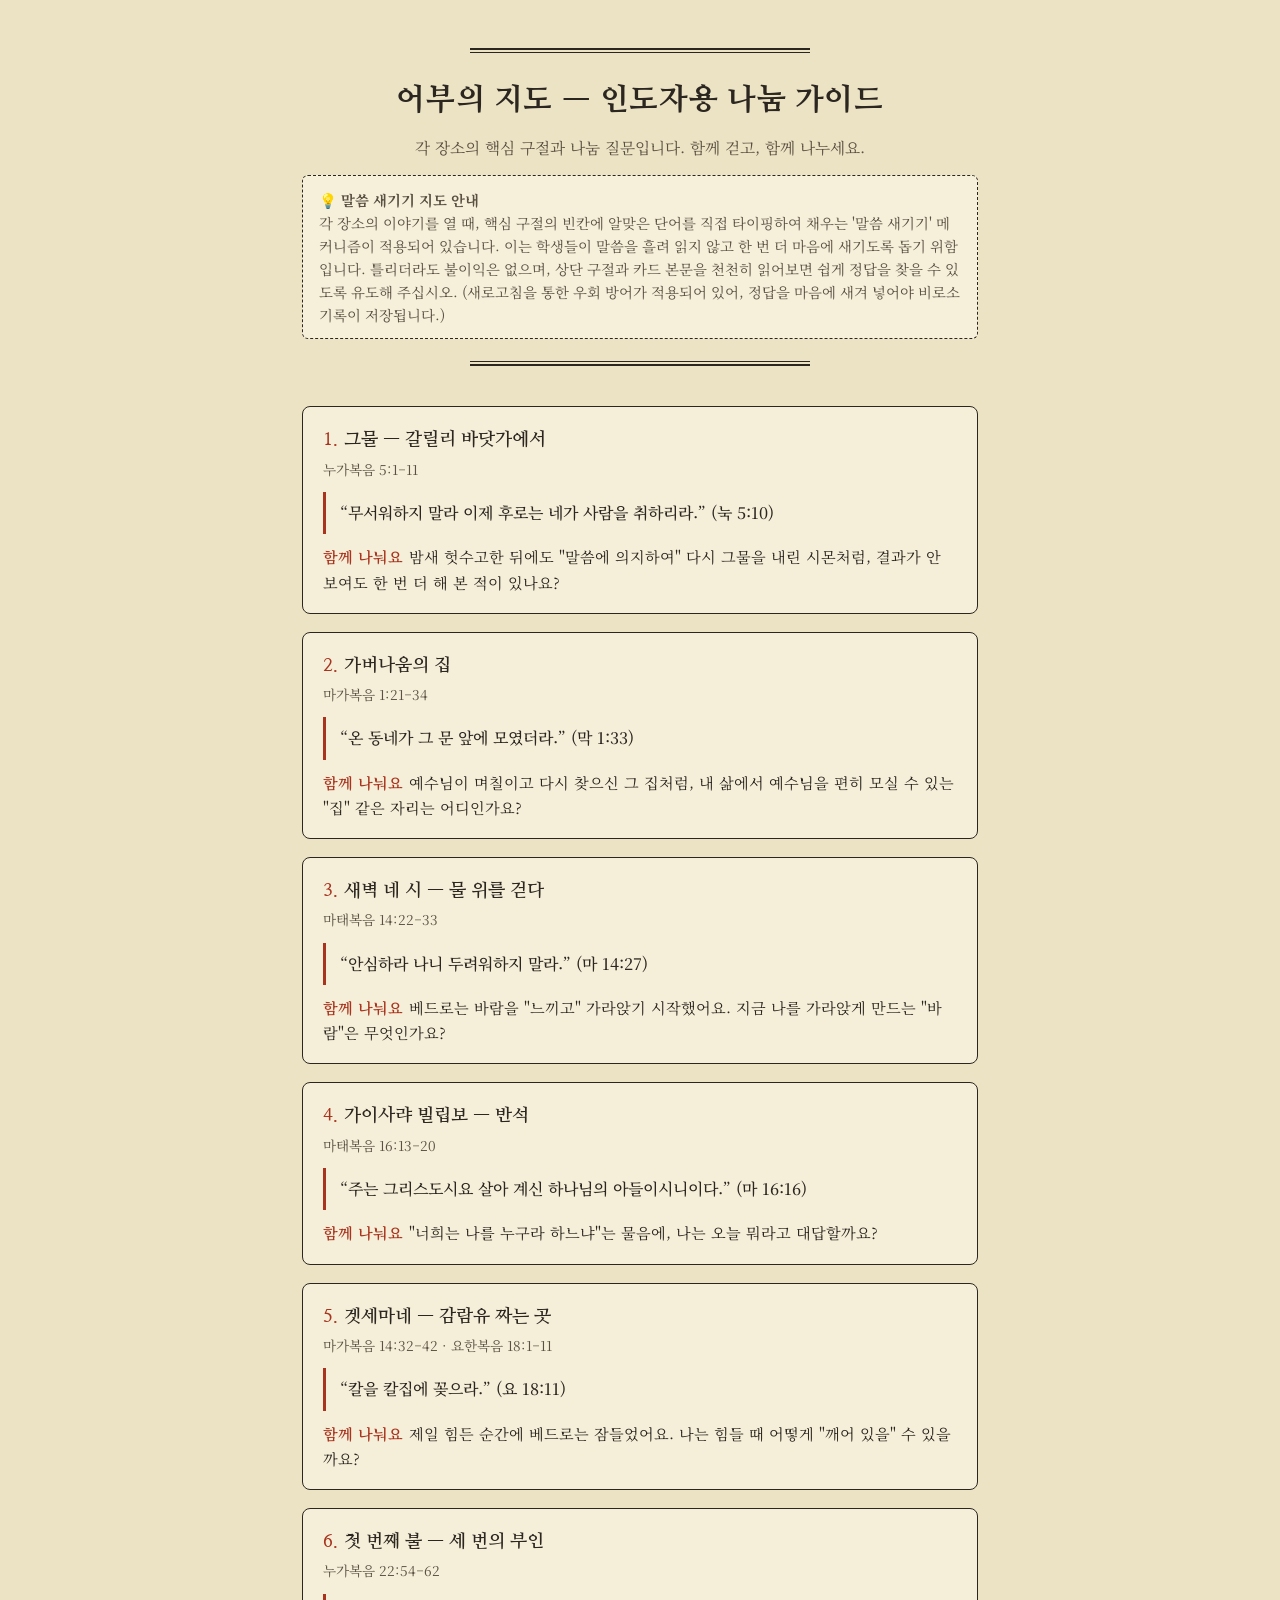
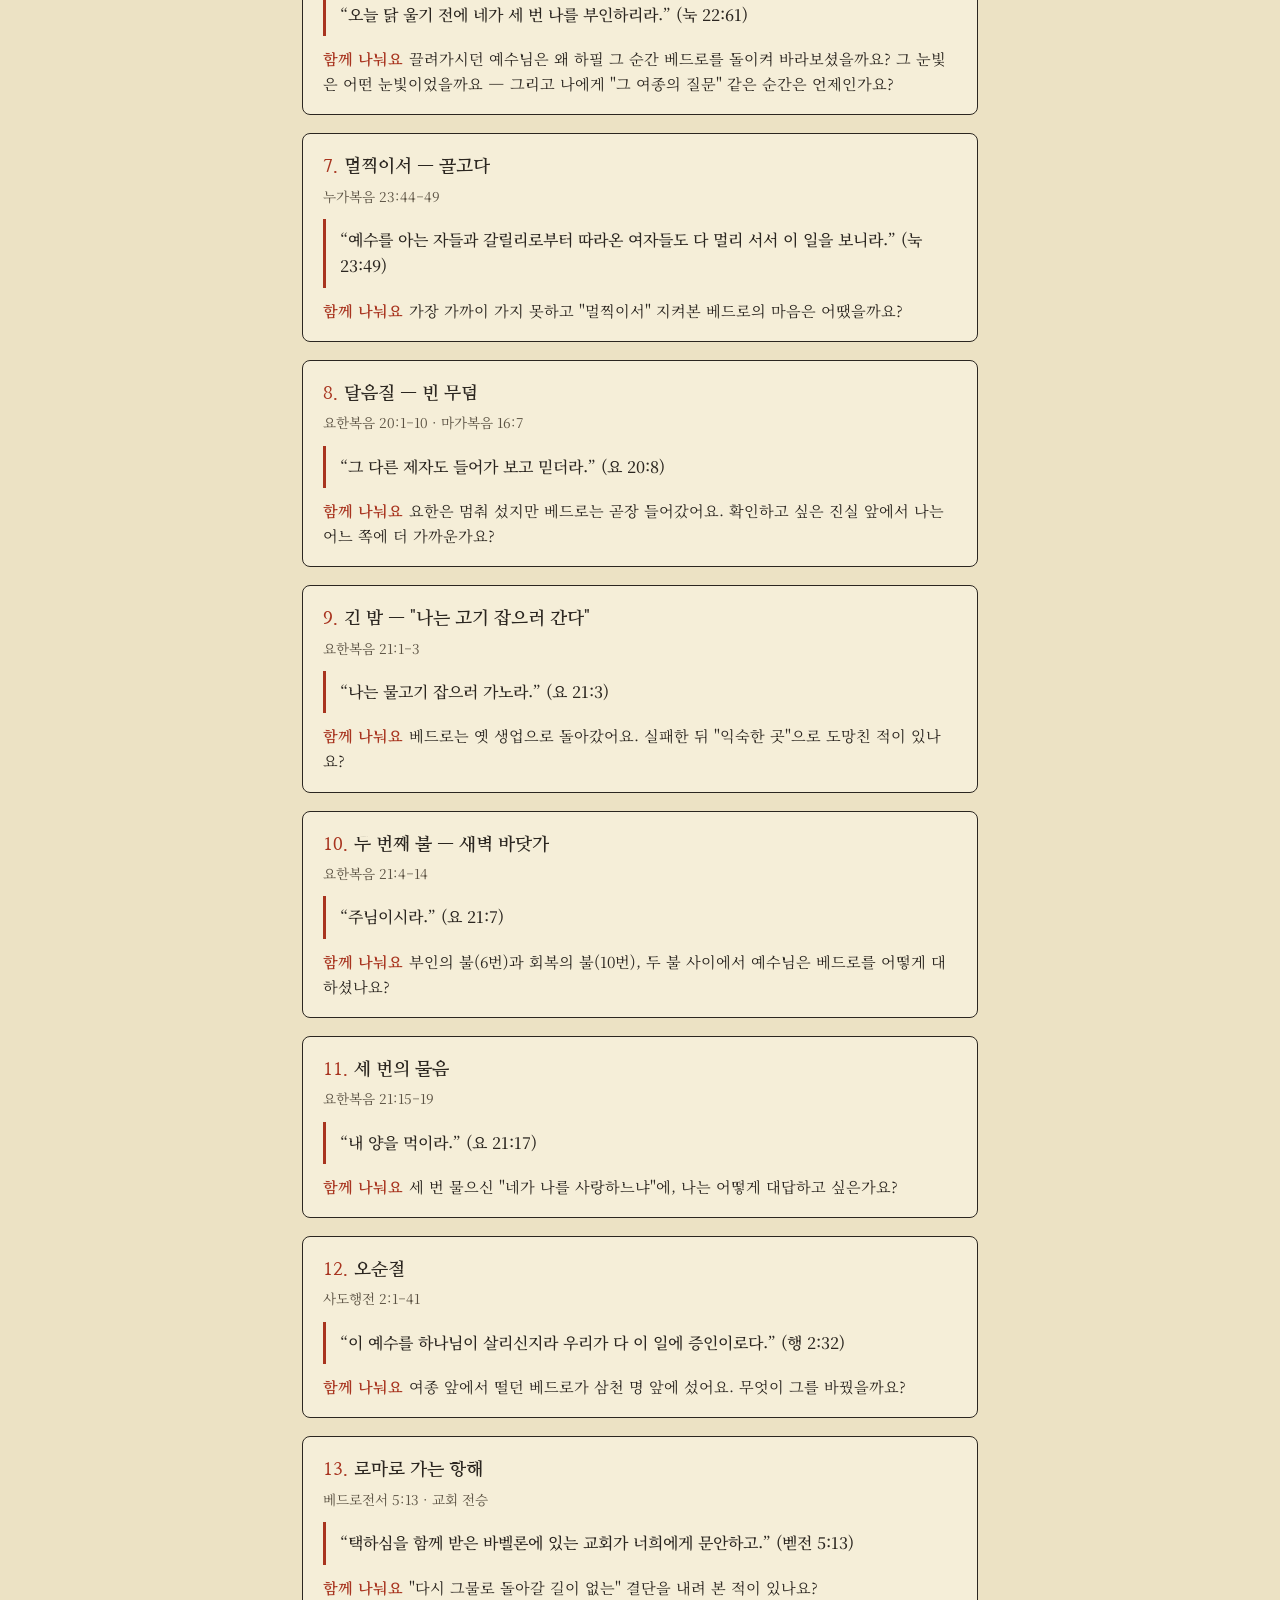
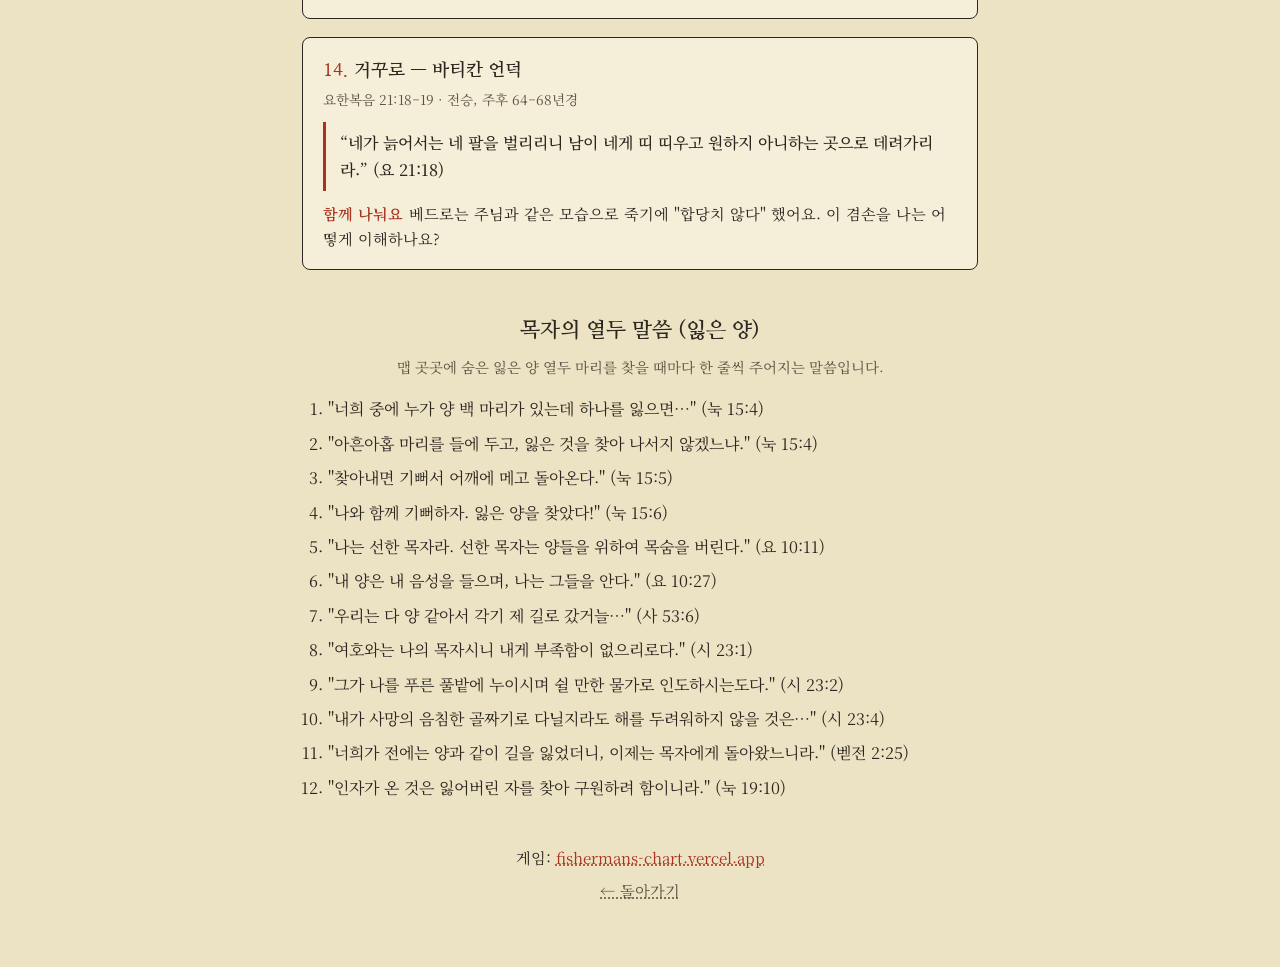
<file: guide.html>
<!DOCTYPE html>
<html lang="ko">
<head>
  <meta charset="UTF-8" />
  <meta name="viewport" content="width=device-width, initial-scale=1.0" />
  <title>어부의 지도 — 인도자용 나눔 가이드</title>
  <meta name="description" content="어부의 지도 열네 장소의 핵심 구절과 나눔 질문 — 인도자(교사)용 인쇄 가이드." />
  <link rel="icon" href="data:image/svg+xml,<svg xmlns=%22http://www.w3.org/2000/svg%22 viewBox=%220 0 100 100%22><text y=%22.9em%22 font-size=%2290%22>🐟</text></svg>" />
  <link rel="preconnect" href="https://fonts.googleapis.com" />
  <link rel="preconnect" href="https://fonts.gstatic.com" crossorigin />
  <link href="https://fonts.googleapis.com/css2?family=Nanum+Myeongjo:wght@400;700;800&family=Noto+Serif+KR:wght@400;500;600;700&display=swap" rel="stylesheet" />
  <style>
    :root {
      --parchment: #ece2c4;
      --ink: #2b2620;
      --ink-soft: #5a5142;
      --red: #a8341f;
    }
    * { margin: 0; padding: 0; box-sizing: border-box; }
    body {
      background: var(--parchment);
      color: var(--ink);
      font-family: 'Noto Serif KR', 'Nanum Myeongjo', Georgia, serif;
      line-height: 1.65;
    }
    main {
      max-width: 720px;
      margin: 0 auto;
      padding: 48px 22px 64px;
    }
    header { text-align: center; margin-bottom: 40px; }
    .rule { border-top: 2px solid var(--ink); border-bottom: 1px solid var(--ink); height: 5px; margin: 0 auto 22px; max-width: 340px; }
    .rule.flip { border-top-width: 1px; border-bottom-width: 2px; margin: 22px auto 0; }
    h1 {
      font-family: 'Nanum Myeongjo', serif;
      font-weight: 800;
      font-size: 1.9rem;
      letter-spacing: 0.02em;
    }
    header p.lead { margin-top: 10px; color: var(--ink-soft); font-size: 0.98rem; }
    .card {
      border: 1.5px solid var(--ink);
      border-radius: 8px;
      padding: 18px 20px;
      margin-bottom: 18px;
      background: rgba(255, 252, 240, 0.45);
      break-inside: avoid;
    }
    .card h2 {
      font-family: 'Nanum Myeongjo', serif;
      font-weight: 700;
      font-size: 1.15rem;
    }
    .card h2 .num { color: var(--red); margin-right: 6px; }
    .card .dates { color: var(--ink-soft); font-size: 0.85rem; margin-top: 2px; }
    .card .verse {
      margin: 12px 0 10px;
      padding: 8px 14px;
      border-left: 3px solid var(--red);
      font-weight: 500;
    }
    .card .q b { color: var(--red); font-weight: 600; margin-right: 6px; }
    .card .q { font-size: 0.95rem; }
    section.appendix { margin-top: 44px; break-before: page; }
    section.appendix h2 {
      font-family: 'Nanum Myeongjo', serif;
      font-weight: 700;
      font-size: 1.3rem;
      text-align: center;
      margin-bottom: 6px;
    }
    section.appendix p.note { text-align: center; color: var(--ink-soft); font-size: 0.9rem; margin-bottom: 18px; }
    section.appendix ol { padding-left: 26px; }
    section.appendix li { margin-bottom: 8px; break-inside: avoid; }
    footer { margin-top: 44px; text-align: center; font-size: 0.95rem; }
    footer a { color: var(--red); text-decoration: underline dotted; }
    footer .back { display: inline-block; margin-top: 8px; color: var(--ink-soft); }
    @media print {
      body { background: #fff; }
      main { padding: 0; max-width: none; }
      .card { background: none; }
      footer .back { display: none; }
    }
  </style>
</head>
<body>
  <main>
    <header>
      <div class="rule"></div>
      <h1>어부의 지도 — 인도자용 나눔 가이드</h1>
      <p class="lead">각 장소의 핵심 구절과 나눔 질문입니다. 함께 걷고, 함께 나누세요.</p>
      <p class="guide-note" style="margin-top: 14px; text-align: left; font-size: 0.9rem; color: var(--ink-soft); background: rgba(255, 252, 240, 0.5); padding: 12px 16px; border: 1px dashed var(--ink); border-radius: 6px; font-family: 'Noto Serif KR', serif; line-height: 1.6;">
        💡 <b>말씀 새기기 지도 안내</b><br/>
        각 장소의 이야기를 열 때, 핵심 구절의 빈칸에 알맞은 단어를 직접 타이핑하여 채우는 '말씀 새기기' 메커니즘이 적용되어 있습니다. 이는 학생들이 말씀을 흘려 읽지 않고 한 번 더 마음에 새기도록 돕기 위함입니다. 틀리더라도 불이익은 없으며, 상단 구절과 카드 본문을 천천히 읽어보면 쉽게 정답을 찾을 수 있도록 유도해 주십시오. (새로고침을 통한 우회 방어가 적용되어 있어, 정답을 마음에 새겨 넣어야 비로소 기록이 저장됩니다.)
      </p>
      <div class="rule flip"></div>
    </header>

    <section id="sites"><!-- SITES 카드가 여기에 렌더된다 --></section>

    <section class="appendix">
      <h2>목자의 열두 말씀 (잃은 양)</h2>
      <p class="note">맵 곳곳에 숨은 잃은 양 열두 마리를 찾을 때마다 한 줄씩 주어지는 말씀입니다.</p>
      <!-- 아래 12줄은 js/main.js의 LOST_SHEEP_LINES와 동일 내용 (정적 복사) -->
      <ol>
        <li>"너희 중에 누가 양 백 마리가 있는데 하나를 잃으면…" (눅 15:4)</li>
        <li>"아흔아홉 마리를 들에 두고, 잃은 것을 찾아 나서지 않겠느냐." (눅 15:4)</li>
        <li>"찾아내면 기뻐서 어깨에 메고 돌아온다." (눅 15:5)</li>
        <li>"나와 함께 기뻐하자. 잃은 양을 찾았다!" (눅 15:6)</li>
        <li>"나는 선한 목자라. 선한 목자는 양들을 위하여 목숨을 버린다." (요 10:11)</li>
        <li>"내 양은 내 음성을 들으며, 나는 그들을 안다." (요 10:27)</li>
        <li>"우리는 다 양 같아서 각기 제 길로 갔거늘…" (사 53:6)</li>
        <li>"여호와는 나의 목자시니 내게 부족함이 없으리로다." (시 23:1)</li>
        <li>"그가 나를 푸른 풀밭에 누이시며 쉴 만한 물가로 인도하시는도다." (시 23:2)</li>
        <li>"내가 사망의 음침한 골짜기로 다닐지라도 해를 두려워하지 않을 것은…" (시 23:4)</li>
        <li>"너희가 전에는 양과 같이 길을 잃었더니, 이제는 목자에게 돌아왔느니라." (벧전 2:25)</li>
        <li>"인자가 온 것은 잃어버린 자를 찾아 구원하려 함이니라." (눅 19:10)</li>
      </ol>
    </section>

    <footer>
      <div>게임: <a href="https://fishermans-chart.vercel.app">fishermans-chart.vercel.app</a></div>
      <a class="back" href="./index.html">&larr; 돌아가기</a>
    </footer>
  </main>

  <script type="module">
    import { SITES } from './js/sites.js';
    const norm = (s) => s.replace(/\s+/g, ' ').trim();
    const wrap = document.getElementById('sites');
    for (const site of SITES) {
      const card = document.createElement('article');
      card.className = 'card';

      const h2 = document.createElement('h2');
      const num = document.createElement('span');
      num.className = 'num';
      num.textContent = site.num + '.';
      h2.append(num, site.title);

      const dates = document.createElement('p');
      dates.className = 'dates';
      dates.textContent = site.dates;

      const verse = document.createElement('p');
      verse.className = 'verse';
      verse.textContent = site.verse;

      const q = document.createElement('p');
      q.className = 'q';
      const label = document.createElement('b');
      label.textContent = '함께 나눠요';
      q.append(label, norm(site.question));

      card.append(h2, dates, verse, q);
      wrap.append(card);
    }
  </script>
</body>
</html>
</file>
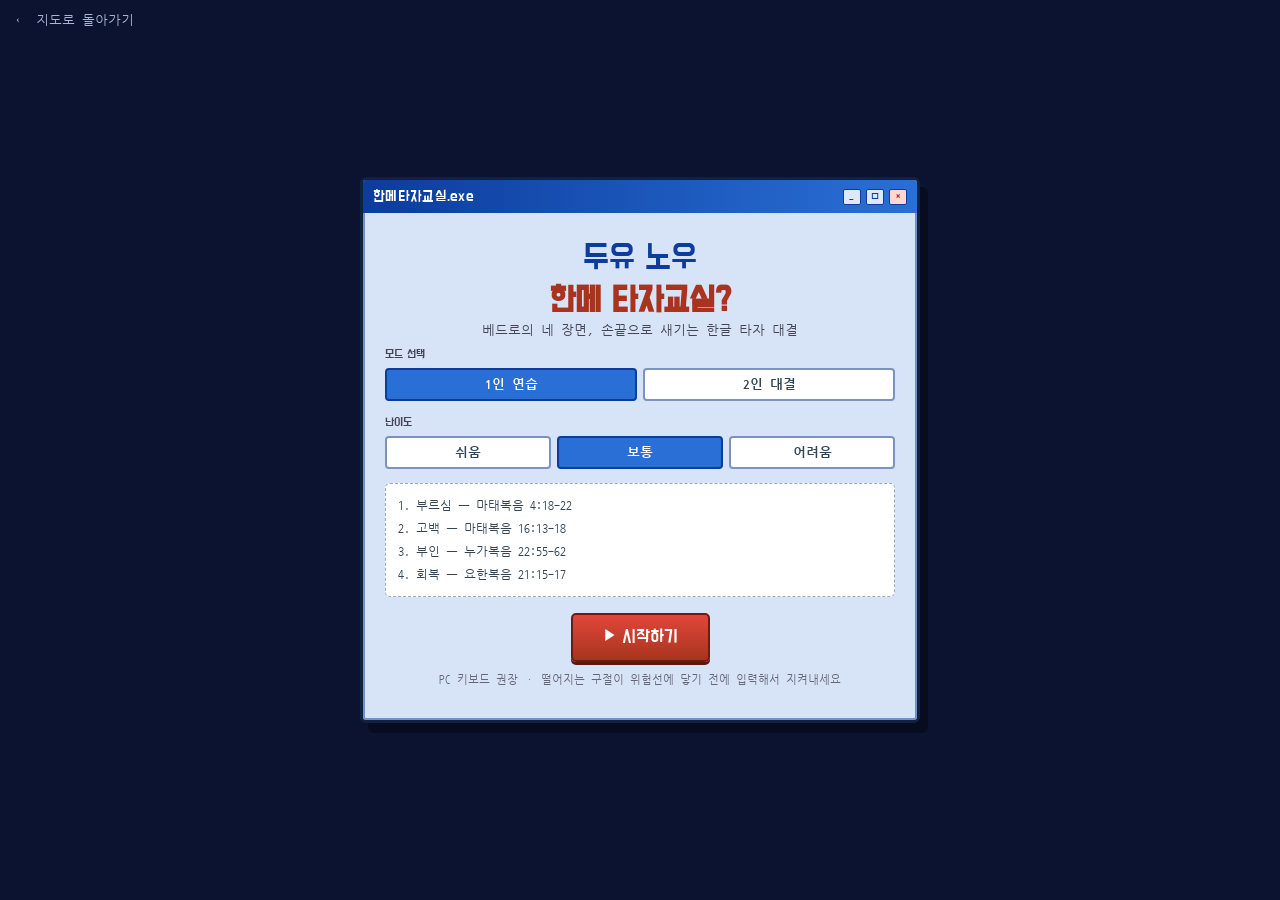
<file: typing-game.html>
<!DOCTYPE html>
<html lang="ko">
<head>
<meta charset="UTF-8" />
<meta name="viewport" content="width=device-width, initial-scale=1.0, maximum-scale=1.0, user-scalable=no" />
<title>두유 노우 한메 타자교실? — 베드로 네 장면 타자 대결</title>
<meta name="description" content="마태복음 4장·16장, 누가복음 22장, 요한복음 21장 — 베드로의 네 장면을 떨어지는 구절 타자로 새기는 대결 게임." />
<link rel="icon" href="data:image/svg+xml,<svg xmlns=%22http://www.w3.org/2000/svg%22 viewBox=%220 0 100 100%22><text y=%22.9em%22 font-size=%2290%22>⌨️</text></svg>" />
<link rel="preconnect" href="https://fonts.googleapis.com" />
<link rel="preconnect" href="https://fonts.gstatic.com" crossorigin />
<link href="https://fonts.googleapis.com/css2?family=Do+Hyeon&family=Nanum+Gothic+Coding:wght@400;700&display=swap" rel="stylesheet" />
<style>
  :root {
    --red: #a8341f;
    --red-bright: #e0473a;
    --gold: #b8902e;
    --gold-bright: #ffcf4d;
    --win-blue-1: #2a6fd6;
    --win-blue-2: #0c3c9c;
    --win-face: #d7e3f7;
    --ink: #182238;
  }
  * { box-sizing: border-box; }
  html, body {
    margin: 0; padding: 0; height: 100%; overflow: hidden;
    background: #0b1330; color: var(--ink);
    font-family: 'Nanum Gothic Coding', monospace;
    -webkit-text-size-adjust: 100%;
    user-select: none;
  }
  h1, h2, .display-font { font-family: 'Do Hyeon', sans-serif; font-weight: 400; }

  #app { position: fixed; inset: 0; }

  .screen {
    position: absolute; inset: 0; display: none;
    align-items: center; justify-content: center;
    flex-direction: column;
  }
  .screen.active { display: flex; }

  /* ---------- retro window chrome ---------- */
  .win98 {
    width: min(94vw, 560px);
    max-height: 92vh;
    background: var(--win-face);
    border: 3px solid #12213f;
    border-radius: 6px;
    box-shadow: 0 0 0 2px #6f92c9 inset, 8px 10px 0 rgba(0,0,0,0.35);
    display: flex; flex-direction: column;
    overflow: hidden;
  }
  .win-titlebar {
    background: linear-gradient(90deg, var(--win-blue-2), var(--win-blue-1));
    color: #fff; font-family: 'Do Hyeon', sans-serif;
    font-size: 15px; letter-spacing: 0.02em;
    padding: 7px 10px; display: flex; align-items: center; justify-content: space-between;
  }
  .win-btns { display: flex; gap: 5px; }
  .win-btns span {
    width: 18px; height: 16px; background: #dfe8fb; color: #0c3c9c;
    border: 1px solid #0c3c9c; border-radius: 2px;
    display: inline-flex; align-items: center; justify-content: center;
    font-size: 11px; line-height: 1;
  }
  .win-btns .x { background: #ffd7d2; color: var(--red); }
  .win-body {
    padding: 20px 22px 24px;
    overflow-y: auto;
    text-align: center;
  }
  .win-body.center { display: flex; flex-direction: column; align-items: center; gap: 14px; }

  /* ---------- title screen ---------- */
  .back-link {
    position: absolute; top: 14px; left: 16px; z-index: 5;
    color: #cfe0ff; text-decoration: none; font-size: 13px;
    opacity: 0.8;
  }
  .back-link:hover { opacity: 1; }

  #scr-title h1 {
    font-size: clamp(24px, 5.4vw, 34px);
    line-height: 1.25; margin: 4px 0 2px; color: var(--win-blue-2);
  }
  #scr-title h1 b { color: var(--red); }
  .tag { font-size: 13px; color: #445; margin: 0 0 10px; }
  .best-record {
    font-size: 12px; color: var(--gold); background: #fff7e0;
    border: 1px solid var(--gold); border-radius: 4px;
    padding: 5px 8px; margin: 0 0 14px; display: inline-block;
  }
  .best-record:empty { display: none; }
  .opt-group { margin-bottom: 14px; text-align: left; }
  .opt-label { font-size: 12px; color: #445; margin: 0 0 6px; font-family: 'Do Hyeon', sans-serif; }
  .opt-row { display: flex; gap: 6px; justify-content: center; }
  .opt-btn {
    flex: 1; font-family: 'Nanum Gothic Coding', monospace; font-weight: 700;
    font-size: 13px; padding: 8px 6px; border-radius: 4px;
    border: 2px solid #7c93bd; background: #fff; color: #345; cursor: pointer;
  }
  .opt-btn.active { background: var(--win-blue-1); color: #fff; border-color: var(--win-blue-2); }

  .stage-preview {
    list-style: none; margin: 0 0 16px; padding: 10px 12px;
    background: #fff; border: 1px dashed #9ab; border-radius: 5px;
    font-size: 12px; line-height: 1.9; color: #345; text-align: left;
  }

  .start-btn {
    font-family: 'Do Hyeon', sans-serif; font-size: 18px;
    padding: 11px 30px; border-radius: 5px; cursor: pointer;
    background: linear-gradient(180deg, var(--red-bright), var(--red));
    color: #fff; border: 2px solid #6f1c0f;
    box-shadow: 0 3px 0 #5c1810;
  }
  .start-btn:active { transform: translateY(2px); box-shadow: 0 1px 0 #5c1810; }
  .hint-line { font-size: 11px; color: #667; margin-top: 12px; }

  .pnum { font-family: 'Do Hyeon', sans-serif; font-size: 26px; color: var(--win-blue-2); margin: 0; }

  /* ---------- stage intro ---------- */
  .stage-tag { font-size: 12px; color: var(--gold); font-family: 'Do Hyeon', sans-serif; margin: 0; }
  #si-title { margin: 2px 0 0; color: var(--win-blue-2); }
  .verse-ref { font-size: 12px; color: #667; margin: 0 0 4px; }
  .verse-box {
    font-size: 13px; line-height: 2; text-align: left; color: #223;
    background: #fff; border: 1px solid #9ab; border-radius: 5px;
    padding: 12px 14px; max-height: 30vh; overflow-y: auto;
  }
  .verse-box sup { color: var(--red); font-weight: 700; margin-right: 1px; }
  .verse-box.done { background: #fff8e8; border-color: var(--gold); }
  .countdown {
    font-family: 'Do Hyeon', sans-serif; font-size: 44px; color: var(--red);
    margin-top: 4px;
  }

  /* ---------- gameplay ---------- */
  #scr-game { padding: 0; }
  #game-bg { position: absolute; inset: 0; z-index: 0; transition: background 0.4s; }
  .bg-0 { background: linear-gradient(#a9d8f2 0%, #d9ecdc 60%, #e9f3c9 100%); }
  .bg-1 { background: linear-gradient(#7fa0c4 0%, #9db2b7 55%, #c7cfae 100%); }
  .bg-2 { background: radial-gradient(circle at 50% 105%, #6a3418 0%, #201233 38%, #0a0f28 100%); }
  .bg-3 { background: linear-gradient(#f6c79a 0%, #fbdcb3 45%, #fef2da 100%); }

  #hud {
    position: relative; z-index: 2; display: flex; align-items: center; justify-content: space-between;
    padding: 8px 12px; font-size: 13px; color: #fff;
    background: rgba(10, 16, 40, 0.55);
  }
  .hud-left, .hud-right { display: flex; gap: 10px; align-items: center; }
  #hud-lives { font-size: 16px; letter-spacing: 3px; color: var(--red-bright); }
  #hud-combo { color: var(--gold-bright); font-weight: 700; }

  #fall-field { position: relative; z-index: 1; flex: 1; overflow: hidden; width: 100%; }
  #scr-game.active { display: flex; flex-direction: column; align-items: stretch; justify-content: flex-start; }

  #danger-line {
    position: absolute; left: 0; right: 0; bottom: 66px;
    border-top: 2px dashed rgba(224, 71, 58, 0.75); z-index: 1;
  }
  #danger-line::after {
    content: '위험선'; position: absolute; right: 6px; top: -16px;
    font-size: 10px; color: rgba(224, 71, 58, 0.85);
  }

  .phrase {
    position: absolute; top: 0; left: 50%; max-width: min(88vw, 480px);
    transform: translate(-50%, -40px);
    background: rgba(255, 255, 255, 0.92);
    border: 2px solid #223a5e; border-radius: 6px;
    padding: 6px 12px; font-size: clamp(13px, 2.6vw, 17px);
    font-weight: 700; text-align: center; white-space: normal;
    box-shadow: 2px 3px 0 rgba(0,0,0,0.25);
    pointer-events: none;
  }
  .phrase .matched { color: var(--red-bright); }
  .phrase .rest { color: #223a5e; }
  .phrase.cleared { opacity: 0; transform: translate(-50%, -60px) scale(1.15); transition: all 0.25s ease-out; }
  .phrase.missed { opacity: 0; transition: opacity 0.2s; }

  .popup {
    position: absolute; z-index: 3; font-family: 'Do Hyeon', sans-serif;
    color: var(--gold-bright); font-size: 15px; pointer-events: none;
    text-shadow: 1px 1px 2px rgba(0,0,0,0.6);
    animation: popup-float 0.7s ease-out forwards;
  }
  @keyframes popup-float { from { opacity: 1; transform: translateY(0); } to { opacity: 0; transform: translateY(-30px); } }

  .shake { animation: shake-anim 0.28s; }
  @keyframes shake-anim {
    0%, 100% { transform: translateX(0); }
    20% { transform: translateX(-8px); }
    40% { transform: translateX(7px); }
    60% { transform: translateX(-5px); }
    80% { transform: translateX(4px); }
  }

  #typing-bar {
    position: relative; z-index: 2; display: flex; align-items: center; gap: 8px;
    padding: 10px 12px; background: rgba(10, 16, 40, 0.85);
  }
  #typing-caret { color: var(--gold-bright); font-size: 18px; font-weight: 700; }
  #typing-input {
    flex: 1; font-family: 'Nanum Gothic Coding', monospace; font-size: 17px;
    padding: 8px 10px; border-radius: 4px; border: 2px solid #7c93bd;
    background: #fff; color: #182238; outline: none;
  }
  #typing-input.mistype { border-color: var(--red-bright); background: #ffe9e6; }

  #pause-overlay {
    position: absolute; inset: 0; z-index: 5; display: flex;
    align-items: center; justify-content: center; background: rgba(5, 8, 20, 0.72);
  }
  #pause-overlay.hidden { display: none; }

  /* ---------- stage result / final ---------- */
  #sr-headline, #final-headline { color: var(--win-blue-2); margin: 0; }
  .stat-grid {
    display: grid; grid-template-columns: repeat(4, 1fr); gap: 8px; width: 100%;
    margin: 4px 0 6px;
  }
  .stat-grid > div {
    background: #fff; border: 1px solid #9ab; border-radius: 5px; padding: 8px 4px;
  }
  .stat-num { display: block; font-family: 'Do Hyeon', sans-serif; font-size: 19px; color: var(--red); }
  .stat-lbl { display: block; font-size: 10px; color: #667; margin-top: 2px; }

  #final-table { width: 100%; font-size: 12px; }
  #final-table table { width: 100%; border-collapse: collapse; }
  #final-table th, #final-table td { border: 1px solid #9ab; padding: 6px 4px; text-align: center; }
  #final-table th { background: var(--win-blue-1); color: #fff; font-family: 'Do Hyeon', sans-serif; font-weight: 400; }
  #final-table td.win { background: #fff3c4; font-weight: 700; color: var(--red); }
  #final-record-note { font-size: 12px; color: var(--gold); margin: 8px 0; }
  .final-btn-row { display: flex; gap: 10px; margin-top: 6px; }

  .hidden { display: none !important; }

  @media (max-width: 420px) {
    .win-body { padding: 16px 14px 18px; }
    .stage-preview { font-size: 11px; }
  }
</style>
</head>
<body>
<div id="app">

  <!-- title -->
  <section id="scr-title" class="screen active">
    <a class="back-link" href="./index.html">&larr; 지도로 돌아가기</a>
    <div class="win98">
      <div class="win-titlebar"><span>한메타자교실.exe</span><div class="win-btns"><span>_</span><span>&#9633;</span><span class="x">&times;</span></div></div>
      <div class="win-body">
        <h1>두유 노우<br /><b>한메 타자교실?</b></h1>
        <p class="tag">베드로의 네 장면, 손끝으로 새기는 한글 타자 대결</p>
        <div class="best-record" id="best-record"></div>

        <div class="opt-group">
          <p class="opt-label">모드 선택</p>
          <div class="opt-row" id="mode-row">
            <button data-mode="solo" class="opt-btn active">1인 연습</button>
            <button data-mode="duo" class="opt-btn">2인 대결</button>
          </div>
        </div>
        <div class="opt-group">
          <p class="opt-label">난이도</p>
          <div class="opt-row" id="diff-row">
            <button data-diff="easy" class="opt-btn">쉬움</button>
            <button data-diff="normal" class="opt-btn active">보통</button>
            <button data-diff="hard" class="opt-btn">어려움</button>
          </div>
        </div>

        <ol class="stage-preview">
          <li>1. 부르심 — 마태복음 4:18-22</li>
          <li>2. 고백 — 마태복음 16:13-18</li>
          <li>3. 부인 — 누가복음 22:55-62</li>
          <li>4. 회복 — 요한복음 21:15-17</li>
        </ol>

        <button id="btn-start" class="start-btn">▶ 시작하기</button>
        <p class="hint-line">PC 키보드 권장 · 떨어지는 구절이 위험선에 닿기 전에 입력해서 지켜내세요</p>
      </div>
    </div>
  </section>

  <!-- player ready (duo) -->
  <section id="scr-playerready" class="screen">
    <div class="win98"><div class="win-body center">
      <p class="pnum" id="pready-num">PLAYER 1</p>
      <p>키보드 앞에 앉으세요. 준비되면 시작!</p>
      <button id="btn-pready-go" class="start-btn">▶ 시작</button>
    </div></div>
  </section>

  <!-- stage intro -->
  <section id="scr-stageintro" class="screen">
    <div class="win98"><div class="win-body center">
      <p class="stage-tag" id="si-tag">STAGE 1 / 4</p>
      <h2 id="si-title"></h2>
      <p class="verse-ref" id="si-ref"></p>
      <div class="verse-box" id="si-verse"></div>
      <div class="countdown" id="si-count">3</div>
    </div></div>
  </section>

  <!-- gameplay -->
  <section id="scr-game" class="screen">
    <div id="game-bg" class="bg-0"></div>
    <div id="hud">
      <div class="hud-left">
        <span id="hud-stage-lbl">1/4 부르심</span>
        <span id="hud-player-lbl" class="hidden"></span>
      </div>
      <div id="hud-lives">♥♥♥</div>
      <div class="hud-right">
        <span>점수 <b id="hud-score">0</b></span>
        <span id="hud-combo" class="hidden">콤보 &times;0</span>
      </div>
    </div>
    <div id="fall-field">
      <div id="danger-line"></div>
    </div>
    <div id="typing-bar">
      <span id="typing-caret">&gt;</span>
      <input id="typing-input" type="text" placeholder="여기에 입력하세요" autocomplete="off" autocorrect="off" autocapitalize="off" spellcheck="false" />
    </div>
    <div id="pause-overlay" class="hidden">
      <div class="win98"><div class="win-body center">
        <h2>잠시 멈춤</h2>
        <p style="font-size:12px;color:#667;margin:0;">Esc 키로 다시 열 수 있어요</p>
        <button id="btn-resume" class="start-btn">계속하기</button>
      </div></div>
    </div>
  </section>

  <!-- stage result -->
  <section id="scr-stageresult" class="screen">
    <div class="win98"><div class="win-body center">
      <h2 id="sr-headline"></h2>
      <div class="verse-box done" id="sr-verse"></div>
      <div class="stat-grid">
        <div><span class="stat-num" id="sr-score">0</span><span class="stat-lbl">점수</span></div>
        <div><span class="stat-num" id="sr-cpm">0</span><span class="stat-lbl">타/분</span></div>
        <div><span class="stat-num" id="sr-complete">0%</span><span class="stat-lbl">완료율</span></div>
        <div><span class="stat-num" id="sr-combo">0</span><span class="stat-lbl">최대 콤보</span></div>
      </div>
      <button id="btn-next-stage" class="start-btn">다음 장면 ▶</button>
    </div></div>
  </section>

  <!-- final -->
  <section id="scr-final" class="screen">
    <div class="win98"><div class="win-body center">
      <h2 id="final-headline">완주!</h2>
      <div id="final-table"></div>
      <div id="final-record-note"></div>
      <div class="final-btn-row">
        <button id="btn-restart" class="start-btn">처음으로</button>
      </div>
    </div></div>
  </section>

</div>

<script>
(function () {
  'use strict';

  // ---------------------------------------------------------------
  // 본문: 개역개정 — 마 4:18-22 / 마 16:13-18 / 눅 22:55-62 / 요 21:15-17
  // ---------------------------------------------------------------
  var STAGES = [
    {
      title: '부르심 — 나를 따라오라',
      ref: '마태복음 4:18-22',
      verse: [
        [18, '갈릴리 해변에 다니시다가 두 형제 곧 베드로라 하는 시몬과 그의 형제 안드레가 바다에 그물 던지는 것을 보시니 그들은 어부라'],
        [19, '말씀하시되 나를 따라오라 내가 너희를 사람을 낚는 어부가 되게 하리라 하시니'],
        [20, '그들이 곧 그물을 버려두고 예수를 따르니라'],
        [21, '거기서 더 가시다가 다른 두 형제 곧 세베대의 아들 야고보와 그의 형제 요한이 그의 아버지 세베대와 함께 배에서 그물 깁는 것을 보시고 부르시니'],
        [22, '그들이 곧 배와 아버지를 버려두고 예수를 따르니라']
      ],
      lines: [
        '갈릴리 해변에 다니시다가',
        '두 형제 곧 베드로라 하는 시몬과',
        '그의 형제 안드레가',
        '바다에 그물 던지는 것을 보시니',
        '그들은 어부라',
        '나를 따라오라',
        '내가 너희를 사람을 낚는',
        '어부가 되게 하리라',
        '그들이 곧 그물을 버려두고',
        '예수를 따르니라',
        '세베대의 아들 야고보와',
        '그의 형제 요한이',
        '그물 깁는 것을 보시고 부르시니',
        '그들이 곧 배와 아버지를 버려두고',
        '예수를 따르니라'
      ]
    },
    {
      title: '고백 — 이 반석 위에',
      ref: '마태복음 16:13-18',
      verse: [
        [13, '예수께서 빌립보 가이사랴 지방에 이르러 제자들에게 물어 이르시되 사람들이 인자를 누구라 하느냐'],
        [14, '이르되 더러는 세례 요한, 더러는 엘리야, 어떤 이는 예레미야나 선지자 중의 하나라 하나이다'],
        [15, '이르시되 너희는 나를 누구라 하느냐'],
        [16, '시몬 베드로가 대답하여 이르되 주는 그리스도시요 살아 계신 하나님의 아들이시니이다'],
        [17, '예수께서 대답하여 이르시되 바요나 시몬아 네가 복이 있도다 이를 네게 알게 한 이는 혈육이 아니요 하늘에 계신 내 아버지시니라'],
        [18, '또 내가 네게 이르노니 너는 베드로라 내가 이 반석 위에 내 교회를 세우리니 음부의 권세가 이기지 못하리라']
      ],
      lines: [
        '예수께서 빌립보 가이사랴 지방에 이르러',
        '제자들에게 물어 이르시되',
        '사람들이 인자를 누구라 하느냐',
        '더러는 세례 요한,',
        '더러는 엘리야,',
        '어떤 이는 예레미야나 선지자 중의 하나라',
        '이르시되 너희는 나를 누구라 하느냐',
        '시몬 베드로가 대답하여 이르되',
        '주는 그리스도시요',
        '살아 계신 하나님의 아들이시니이다',
        '바요나 시몬아 네가 복이 있도다',
        '이를 네게 알게 한 이는 혈육이 아니요',
        '하늘에 계신 내 아버지시니라',
        '너는 베드로라',
        '내가 이 반석 위에 내 교회를 세우리니',
        '음부의 권세가 이기지 못하리라'
      ]
    },
    {
      title: '부인 — 닭 울기 전에',
      ref: '누가복음 22:55-62',
      verse: [
        [55, '사람들이 뜰 가운데 불을 피우고 함께 앉았는지라 베드로도 그 가운데 앉았더니'],
        [56, '한 여종이 베드로가 불빛을 향하여 앉은 것을 보고 주목하여 이르되 이 사람도 그와 함께 있었느니라 하니'],
        [57, '베드로가 부인하여 이르되 여자여 나는 그를 알지 못하노라 하더라'],
        [58, '조금 후에 다른 사람이 보고 이르되 너도 그 도당이라 하거늘 베드로가 이르되 이 사람아 나는 아니로라 하더라'],
        [59, '한 시간쯤 있다가 또 한 사람이 장담하여 이르되 이는 갈릴리 사람이니 참으로 그와 함께 있었느니라 하니'],
        [60, '베드로가 이르되 이 사람아 나는 네가 말하는 것이 무엇인지 알지 못하노라 하니 미처 말을 마치기 전에 닭이 곧 울더라'],
        [61, '주께서 돌이켜 베드로를 보시니 베드로가 주의 말씀 곧 오늘 닭 울기 전에 네가 세 번 나를 부인하리라 하심이 생각나서'],
        [62, '밖에 나가서 심히 통곡하니라']
      ],
      lines: [
        '사람들이 뜰 가운데 불을 피우고',
        '함께 앉았는지라',
        '베드로도 그 가운데 앉았더니',
        '한 여종이 베드로가 불빛을 향하여',
        '앉은 것을 보고 주목하여 이르되',
        '이 사람도 그와 함께 있었느니라',
        '베드로가 부인하여 이르되',
        '여자여 나는 그를 알지 못하노라',
        '너도 그 도당이라',
        '이 사람아 나는 아니로라',
        '이는 갈릴리 사람이니',
        '참으로 그와 함께 있었느니라',
        '나는 네가 말하는 것이',
        '무엇인지 알지 못하노라',
        '미처 말을 마치기 전에',
        '닭이 곧 울더라',
        '주께서 돌이켜 베드로를 보시니',
        '오늘 닭 울기 전에',
        '네가 세 번 나를 부인하리라',
        '밖에 나가서 심히 통곡하니라'
      ]
    },
    {
      title: '회복 — 내 양을 먹이라',
      ref: '요한복음 21:15-17',
      verse: [
        [15, '그들이 조반 먹은 후에 예수께서 시몬 베드로에게 이르시되 요한의 아들 시몬아 네가 이 사람들보다 나를 더 사랑하느냐 하시니 이르되 주님 그러하나이다 내가 주님을 사랑하는 줄 주님께서 아시나이다 이르시되 내 어린 양을 먹이라 하시고'],
        [16, '또 두 번째 이르시되 요한의 아들 시몬아 네가 나를 사랑하느냐 이르되 주님 그러하나이다 내가 주님을 사랑하는 줄 주님께서 아시나이다 이르시되 내 양을 치라 하시고'],
        [17, '세 번째 이르시되 요한의 아들 시몬아 네가 나를 사랑하느냐 하시니 세 번째 네가 나를 사랑하느냐 하시므로 베드로가 근심하여 이르되 주님 모든 것을 아시오매 내가 주님을 사랑하는 줄 주님께서 아시나이다 이르시되 내 양을 먹이라']
      ],
      lines: [
        '그들이 조반 먹은 후에',
        '요한의 아들 시몬아',
        '네가 이 사람들보다 나를 더 사랑하느냐',
        '주님 그러하나이다',
        '내가 주님을 사랑하는 줄',
        '주님께서 아시나이다',
        '내 어린 양을 먹이라',
        '또 두 번째 이르시되',
        '네가 나를 사랑하느냐',
        '내 양을 치라',
        '세 번째 이르시되',
        '세 번째 네가 나를 사랑하느냐 하시므로',
        '베드로가 근심하여 이르되',
        '주님 모든 것을 아시오매',
        '내 양을 먹이라'
      ]
    }
  ];

  var STAGE_MULT = [1.0, 1.05, 1.2, 1.08];
  var LANES = [18, 50, 82];
  var DANGER_OFFSET = 66;
  var DIFF = {
    easy:   { label: '쉬움',   fallSpeed: 40, spawnInterval: 2700, maxConcurrent: 2 },
    normal: { label: '보통',   fallSpeed: 60, spawnInterval: 2150, maxConcurrent: 3 },
    hard:   { label: '어려움', fallSpeed: 86, spawnInterval: 1700, maxConcurrent: 3 }
  };
  var BEST_KEY = 'hanme-typing-best-v1';

  // ---------------- DOM shortcuts ----------------
  function $(id) { return document.getElementById(id); }
  function showScreen(id) {
    var list = document.querySelectorAll('.screen');
    for (var i = 0; i < list.length; i++) list[i].classList.remove('active');
    $(id).classList.add('active');
  }

  // ---------------- audio (WebAudio, no assets) ----------------
  var actx = null;
  function getCtx() {
    if (!actx) {
      var AC = window.AudioContext || window.webkitAudioContext;
      actx = new AC();
    }
    if (actx.state === 'suspended') actx.resume();
    return actx;
  }
  function beep(freq, dur, type, vol, delay) {
    try {
      var ctx = getCtx();
      var t0 = ctx.currentTime + (delay || 0);
      var osc = ctx.createOscillator();
      var gain = ctx.createGain();
      osc.type = type || 'sine';
      osc.frequency.value = freq;
      gain.gain.setValueAtTime(vol || 0.12, t0);
      gain.gain.exponentialRampToValueAtTime(0.0001, t0 + dur);
      osc.connect(gain); gain.connect(ctx.destination);
      osc.start(t0); osc.stop(t0 + dur + 0.02);
    } catch (e) { /* audio unavailable — silently skip */ }
  }
  function sfx(name) {
    if (name === 'clear') { beep(880, 0.08, 'triangle', 0.12); beep(1320, 0.09, 'triangle', 0.1, 0.05); }
    else if (name === 'miss') { beep(160, 0.28, 'sawtooth', 0.16); }
    else if (name === 'stageclear') { [523, 659, 784, 1046].forEach(function (f, i) { beep(f, 0.16, 'square', 0.12, i * 0.12); }); }
    else if (name === 'start') { beep(660, 0.09, 'square', 0.1); }
  }

  // ---------------- state ----------------
  var state = {
    mode: 'solo',
    difficulty: 'normal',
    players: [],
    currentPlayerIndex: 0,
    currentStage: 0
  };

  function mkPlayer(name) { return { name: name, results: [] }; }

  // ---------------- title screen wiring ----------------
  function wireOptRow(rowId, key, valueAttr) {
    var row = $(rowId);
    row.addEventListener('click', function (e) {
      var btn = e.target.closest('.opt-btn');
      if (!btn) return;
      var siblings = row.querySelectorAll('.opt-btn');
      for (var i = 0; i < siblings.length; i++) siblings[i].classList.remove('active');
      btn.classList.add('active');
      state[key] = btn.getAttribute(valueAttr);
    });
  }
  wireOptRow('mode-row', 'mode', 'data-mode');
  wireOptRow('diff-row', 'difficulty', 'data-diff');

  function loadBest() {
    try {
      var raw = localStorage.getItem(BEST_KEY);
      return raw ? JSON.parse(raw) : null;
    } catch (e) { return null; }
  }
  function saveBestIfBetter(totalScore, avgCpm) {
    var best = loadBest();
    if (!best || totalScore > best.score) {
      best = { score: totalScore, cpm: avgCpm };
      try { localStorage.setItem(BEST_KEY, JSON.stringify(best)); } catch (e) {}
    }
    return best;
  }
  function renderBest() {
    var best = loadBest();
    $('best-record').textContent = best ? ('나의 최고 기록 — 점수 ' + best.score + ' · ' + best.cpm + '타/분') : '';
  }
  renderBest();

  $('btn-start').addEventListener('click', function () {
    getCtx(); sfx('start');
    state.players = state.mode === 'duo' ? [mkPlayer('PLAYER 1'), mkPlayer('PLAYER 2')] : [mkPlayer('PLAYER 1')];
    state.currentPlayerIndex = 0;
    if (state.mode === 'duo') showPlayerReady(0);
    else { state.currentStage = 0; startStage(0); }
  });

  function showPlayerReady(idx) {
    state.currentPlayerIndex = idx;
    state.currentStage = 0;
    $('pready-num').textContent = state.players[idx].name;
    showScreen('scr-playerready');
  }
  $('btn-pready-go').addEventListener('click', function () { sfx('start'); startStage(0); });

  // ---------------- verse rendering ----------------
  function verseHTML(stage) {
    return stage.verse.map(function (seg) {
      return '<sup>' + seg[0] + '</sup>' + seg[1];
    }).join(' ');
  }

  // ---------------- stage intro / countdown ----------------
  var countdownTimer = null;
  function startStage(stageIdx) {
    state.currentStage = stageIdx;
    var stage = STAGES[stageIdx];
    $('si-tag').textContent = 'STAGE ' + (stageIdx + 1) + ' / ' + STAGES.length;
    $('si-title').textContent = stage.title;
    $('si-ref').textContent = stage.ref;
    $('si-verse').innerHTML = verseHTML(stage);
    showScreen('scr-stageintro');

    var n = 3;
    $('si-count').textContent = n;
    clearInterval(countdownTimer);
    countdownTimer = setInterval(function () {
      n--;
      if (n > 0) { $('si-count').textContent = n; }
      else if (n === 0) { $('si-count').textContent = '시작!'; }
      else {
        clearInterval(countdownTimer);
        showScreen('scr-game');
        beginGameplay(stageIdx);
      }
    }, 700);
  }

  // ---------------- gameplay ----------------
  var rt = null; // runtime state for current stage attempt

  function heartsHTML(lives) {
    var s = '';
    for (var i = 0; i < 3; i++) s += (i < lives ? '&#9829;' : '&#9825;');
    return s;
  }

  function updateHud() {
    $('hud-score').textContent = rt.score;
    $('hud-lives').innerHTML = heartsHTML(rt.lives);
    var comboEl = $('hud-combo');
    if (rt.combo > 1) {
      comboEl.classList.remove('hidden');
      comboEl.textContent = '콤보 ×' + rt.combo;
    } else {
      comboEl.classList.add('hidden');
    }
  }

  function beginGameplay(stageIdx) {
    var stage = STAGES[stageIdx];
    var diff = DIFF[state.difficulty];
    var field = $('fall-field');
    var danger = $('danger-line');
    // clear previous phrase elements but keep danger-line
    Array.prototype.slice.call(field.querySelectorAll('.phrase, .popup')).forEach(function (n) { n.remove(); });

    $('game-bg').className = 'bg-' + stageIdx;
    $('hud-stage-lbl').textContent = (stageIdx + 1) + '/' + STAGES.length + ' ' + stage.title.split(' — ')[0];
    var plabel = $('hud-player-lbl');
    if (state.mode === 'duo') { plabel.classList.remove('hidden'); plabel.textContent = state.players[state.currentPlayerIndex].name; }
    else { plabel.classList.add('hidden'); }

    rt = {
      stageIdx: stageIdx,
      diff: diff,
      queue: stage.lines.slice(),
      total: stage.lines.length,
      active: [],
      lives: 3,
      score: 0,
      combo: 0,
      maxCombo: 0,
      cleared: 0,
      totalClearedChars: 0,
      spawnCounter: 0,
      lastSpawnTime: 0,
      lastFrame: 0,
      pausedDuration: 0,
      pauseStartedAt: 0,
      paused: false,
      startTime: performance.now(),
      rafId: null,
      dangerY: 0,
      ended: false
    };

    danger.style.bottom = DANGER_OFFSET + 'px';
    recomputeDangerY();
    updateHud();

    var input = $('typing-input');
    input.value = '';
    input.classList.remove('mistype');
    input.oninput = handleInput;
    setTimeout(function () { input.focus(); }, 30);

    rt.rafId = requestAnimationFrame(gameLoop);
  }

  function recomputeDangerY() {
    var field = $('fall-field');
    rt.dangerY = field.clientHeight - DANGER_OFFSET - 20;
  }

  function gameLoop(ts) {
    if (!rt || rt.ended) return;
    if (rt.paused) { rt.rafId = requestAnimationFrame(gameLoop); return; }
    if (!rt.lastFrame) rt.lastFrame = ts;
    var dt = ts - rt.lastFrame;
    rt.lastFrame = ts;

    if (!rt.lastSpawnTime) rt.lastSpawnTime = ts;
    if (rt.queue.length && rt.active.length < rt.diff.maxConcurrent && (ts - rt.lastSpawnTime) > rt.diff.spawnInterval) {
      spawnPhrase();
      rt.lastSpawnTime = ts;
    }

    var speed = rt.diff.fallSpeed * STAGE_MULT[rt.stageIdx];
    for (var i = rt.active.length - 1; i >= 0; i--) {
      var p = rt.active[i];
      p.y += speed * (dt / 1000);
      p.el.style.transform = 'translate(-50%, ' + p.y + 'px)';
      if (p.y >= rt.dangerY) missPhrase(p);
    }

    if (rt.queue.length === 0 && rt.active.length === 0) { endStage(); return; }
    if (rt.lives <= 0) { endStage(); return; }

    rt.rafId = requestAnimationFrame(gameLoop);
  }

  function spawnPhrase() {
    var text = rt.queue.shift();
    var lane = LANES[rt.spawnCounter % LANES.length];
    rt.spawnCounter++;
    var el = document.createElement('div');
    el.className = 'phrase';
    el.style.left = lane + '%';
    el.style.transform = 'translate(-50%, -40px)';
    el.innerHTML = '<span class="matched"></span><span class="rest"></span>';
    el.querySelector('.rest').textContent = text;
    $('fall-field').appendChild(el);
    rt.active.push({ text: text, y: -40, el: el, matchedLen: 0 });
  }

  function renderHighlights() {
    for (var i = 0; i < rt.active.length; i++) {
      var p = rt.active[i];
      p.el.querySelector('.matched').textContent = p.text.slice(0, p.matchedLen);
      p.el.querySelector('.rest').textContent = p.text.slice(p.matchedLen);
    }
  }

  function showPopup(text, xPercent, y) {
    var pop = document.createElement('div');
    pop.className = 'popup';
    pop.style.left = xPercent + '%';
    pop.style.top = Math.max(0, y) + 'px';
    pop.textContent = text;
    $('fall-field').appendChild(pop);
    setTimeout(function () { pop.remove(); }, 750);
  }

  function clearPhrase(p) {
    var idx = rt.active.indexOf(p);
    if (idx === -1) return;
    rt.active.splice(idx, 1);
    p.el.classList.add('cleared');
    setTimeout(function () { p.el.remove(); }, 260);

    rt.combo++;
    rt.maxCombo = Math.max(rt.maxCombo, rt.combo);
    var progress = Math.max(0, Math.min(1, p.y / rt.dangerY));
    var pts = p.text.length * 15 + Math.round((1 - progress) * 200) + rt.combo * 20;
    rt.score += pts;
    rt.cleared++;
    rt.totalClearedChars += p.text.length;
    updateHud();
    sfx('clear');
    showPopup('+' + pts, parseFloat(p.el.style.left), p.y);
  }

  function missPhrase(p) {
    var idx = rt.active.indexOf(p);
    if (idx === -1) return;
    rt.active.splice(idx, 1);
    p.el.classList.add('missed');
    setTimeout(function () { p.el.remove(); }, 220);
    rt.lives--;
    rt.combo = 0;
    updateHud();
    sfx('miss');
    var field = $('fall-field');
    field.classList.remove('shake'); void field.offsetWidth; field.classList.add('shake');
  }

  function handleInput() {
    var input = $('typing-input');
    var val = input.value;
    if (!rt || rt.ended) return;
    var candidates = rt.active.filter(function (p) { return val.length > 0 && p.text.indexOf(val) === 0; });
    for (var i = 0; i < rt.active.length; i++) {
      rt.active[i].matchedLen = candidates.indexOf(rt.active[i]) !== -1 ? val.length : 0;
    }
    renderHighlights();
    input.classList.toggle('mistype', val.length > 0 && candidates.length === 0);

    if (val.length > 0) {
      var exact = null;
      for (var j = 0; j < candidates.length; j++) { if (candidates[j].text === val) { exact = candidates[j]; break; } }
      if (exact) {
        clearPhrase(exact);
        input.value = '';
        input.classList.remove('mistype');
      }
    }
  }

  // ---------------- pause ----------------
  document.addEventListener('keydown', function (e) {
    if (e.key !== 'Escape') return;
    if (!$('scr-game').classList.contains('active') || !rt || rt.ended) return;
    if (rt.paused) resumeGame(); else pauseGame();
  });
  function pauseGame() {
    rt.paused = true;
    rt.pauseStartedAt = performance.now();
    $('pause-overlay').classList.remove('hidden');
  }
  function resumeGame() {
    rt.paused = false;
    rt.pausedDuration += performance.now() - rt.pauseStartedAt;
    rt.lastFrame = 0;
    $('pause-overlay').classList.add('hidden');
    $('typing-input').focus();
  }
  $('btn-resume').addEventListener('click', resumeGame);

  // ---------------- stage end / results ----------------
  function endStage() {
    if (!rt || rt.ended) return;
    rt.ended = true;
    cancelAnimationFrame(rt.rafId);
    $('typing-input').oninput = null;

    var elapsedMs = (performance.now() - rt.startTime) - rt.pausedDuration;
    var elapsedMin = Math.max(elapsedMs / 60000, 0.05);
    var cpm = Math.round(rt.totalClearedChars / elapsedMin);
    var completion = Math.round((rt.cleared / rt.total) * 100);
    var cleared = rt.cleared === rt.total;

    var result = {
      score: rt.score, cpm: cpm, completion: completion, maxCombo: rt.maxCombo,
      cleared: cleared, elapsedMs: elapsedMs
    };
    state.players[state.currentPlayerIndex].results[rt.stageIdx] = result;

    var stage = STAGES[rt.stageIdx];
    $('sr-headline').textContent = cleared ? (stage.title + ' — 완주!') : (stage.title + ' — 여기까지');
    $('sr-verse').innerHTML = verseHTML(stage);
    $('sr-score').textContent = rt.score;
    $('sr-cpm').textContent = cpm;
    $('sr-complete').textContent = completion + '%';
    $('sr-combo').textContent = rt.maxCombo;

    if (cleared) sfx('stageclear');
    showScreen('scr-stageresult');
  }

  $('btn-next-stage').addEventListener('click', function () {
    var next = state.currentStage + 1;
    if (next < STAGES.length) { startStage(next); }
    else { finishPlayerRun(); }
  });

  function finishPlayerRun() {
    if (state.mode === 'duo' && state.currentPlayerIndex === 0) {
      showPlayerReady(1);
    } else {
      showFinal();
    }
  }

  function totalsFor(player) {
    var score = 0, cpmSum = 0, completionSum = 0, n = player.results.length;
    player.results.forEach(function (r) {
      if (!r) return;
      score += r.score; cpmSum += r.cpm; completionSum += r.completion;
    });
    return {
      score: score,
      avgCpm: n ? Math.round(cpmSum / n) : 0,
      avgCompletion: n ? Math.round(completionSum / n) : 0
    };
  }

  function showFinal() {
    if (state.mode === 'solo') {
      var p = state.players[0];
      var t = totalsFor(p);
      $('final-headline').textContent = '완주! 총점 ' + t.score;
      var rows = '<table><tr><th>장면</th><th>점수</th><th>타/분</th><th>완료율</th></tr>';
      STAGES.forEach(function (s, i) {
        var r = p.results[i] || { score: 0, cpm: 0, completion: 0 };
        rows += '<tr><td>' + (i + 1) + '. ' + s.title.split(' — ')[0] + '</td><td>' + r.score + '</td><td>' + r.cpm + '</td><td>' + r.completion + '%</td></tr>';
      });
      rows += '</table>';
      $('final-table').innerHTML = rows;
      var best = saveBestIfBetter(t.score, t.avgCpm);
      $('final-record-note').textContent = (t.score >= best.score) ? '새로운 최고 기록입니다! 🎉' : ('최고 기록 — 점수 ' + best.score + ' · ' + best.cpm + '타/분');
    } else {
      var p1 = state.players[0], p2 = state.players[1];
      var t1 = totalsFor(p1), t2 = totalsFor(p2);
      var winnerIsP1 = t1.score === t2.score ? (t1.avgCompletion >= t2.avgCompletion) : (t1.score > t2.score);
      var winner = winnerIsP1 ? p1.name : p2.name;
      $('final-headline').textContent = (t1.score === t2.score && t1.avgCompletion === t2.avgCompletion) ? '무승부!' : (winner + ' 승리! 🏆');

      var rows = '<table><tr><th>장면</th><th>PLAYER 1</th><th>PLAYER 2</th></tr>';
      STAGES.forEach(function (s, i) {
        var r1 = p1.results[i] || { score: 0 };
        var r2 = p2.results[i] || { score: 0 };
        var c1 = r1.score >= r2.score ? ' class="win"' : '';
        var c2 = r2.score > r1.score ? ' class="win"' : '';
        rows += '<tr><td>' + (i + 1) + '. ' + s.title.split(' — ')[0] + '</td><td' + c1 + '>' + r1.score + '</td><td' + c2 + '>' + r2.score + '</td></tr>';
      });
      rows += '<tr><td><b>총점</b></td><td' + (winnerIsP1 ? ' class="win"' : '') + '><b>' + t1.score + '</b></td><td' + (!winnerIsP1 ? ' class="win"' : '') + '><b>' + t2.score + '</b></td></tr>';
      rows += '</table>';
      $('final-table').innerHTML = rows;
      $('final-record-note').textContent = 'PLAYER 1 평균 ' + t1.avgCpm + '타/분 · PLAYER 2 평균 ' + t2.avgCpm + '타/분';
    }
    renderBest();
    showScreen('scr-final');
  }

  $('btn-restart').addEventListener('click', function () {
    showScreen('scr-title');
  });

  window.addEventListener('resize', function () { if (rt) recomputeDangerY(); });

})();
</script>
</body>
</html>
</file>
